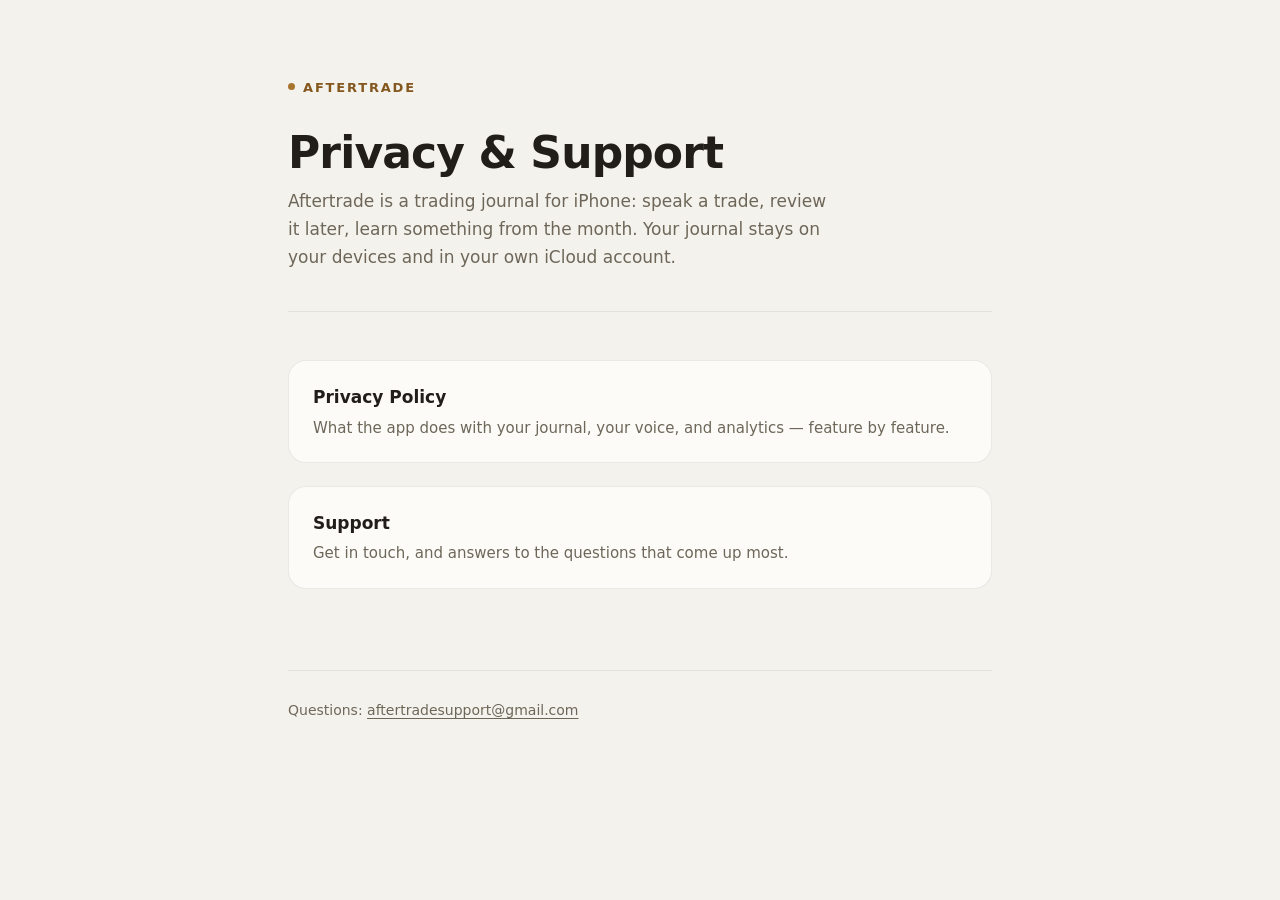
<file: index.html>
<!doctype html>
<html lang="en">
  <head>
    <meta charset="utf-8" />
    <meta name="viewport" content="width=device-width, initial-scale=1" />
    <title>Aftertrade — Privacy &amp; Support</title>
    <meta
      name="description"
      content="Privacy policy and support for Aftertrade, a trading journal for iPhone."
    />
    <link rel="stylesheet" href="style.css" />
  </head>
  <body>
    <div class="wrap">
      <header class="masthead">
        <span class="wordmark">Aftertrade</span>
        <h1>Privacy &amp; Support</h1>
        <p class="dek">
          Aftertrade is a trading journal for iPhone: speak a trade, review it
          later, learn something from the month. Your journal stays on your
          devices and in your own iCloud account.
        </p>
      </header>

      <ul class="hub">
        <li>
          <a href="privacy.html">
            <span class="label">Privacy Policy</span>
            <span class="hint"
              >What the app does with your journal, your voice, and analytics —
              feature by feature.</span
            >
          </a>
        </li>
        <li>
          <a href="support.html">
            <span class="label">Support</span>
            <span class="hint"
              >Get in touch, and answers to the questions that come up most.</span
            >
          </a>
        </li>
      </ul>

      <footer>
        <p>
          Questions:
          <a href="mailto:aftertradesupport@gmail.com"
            >aftertradesupport@gmail.com</a
          >
        </p>
      </footer>
    </div>
  </body>
</html>
</file>
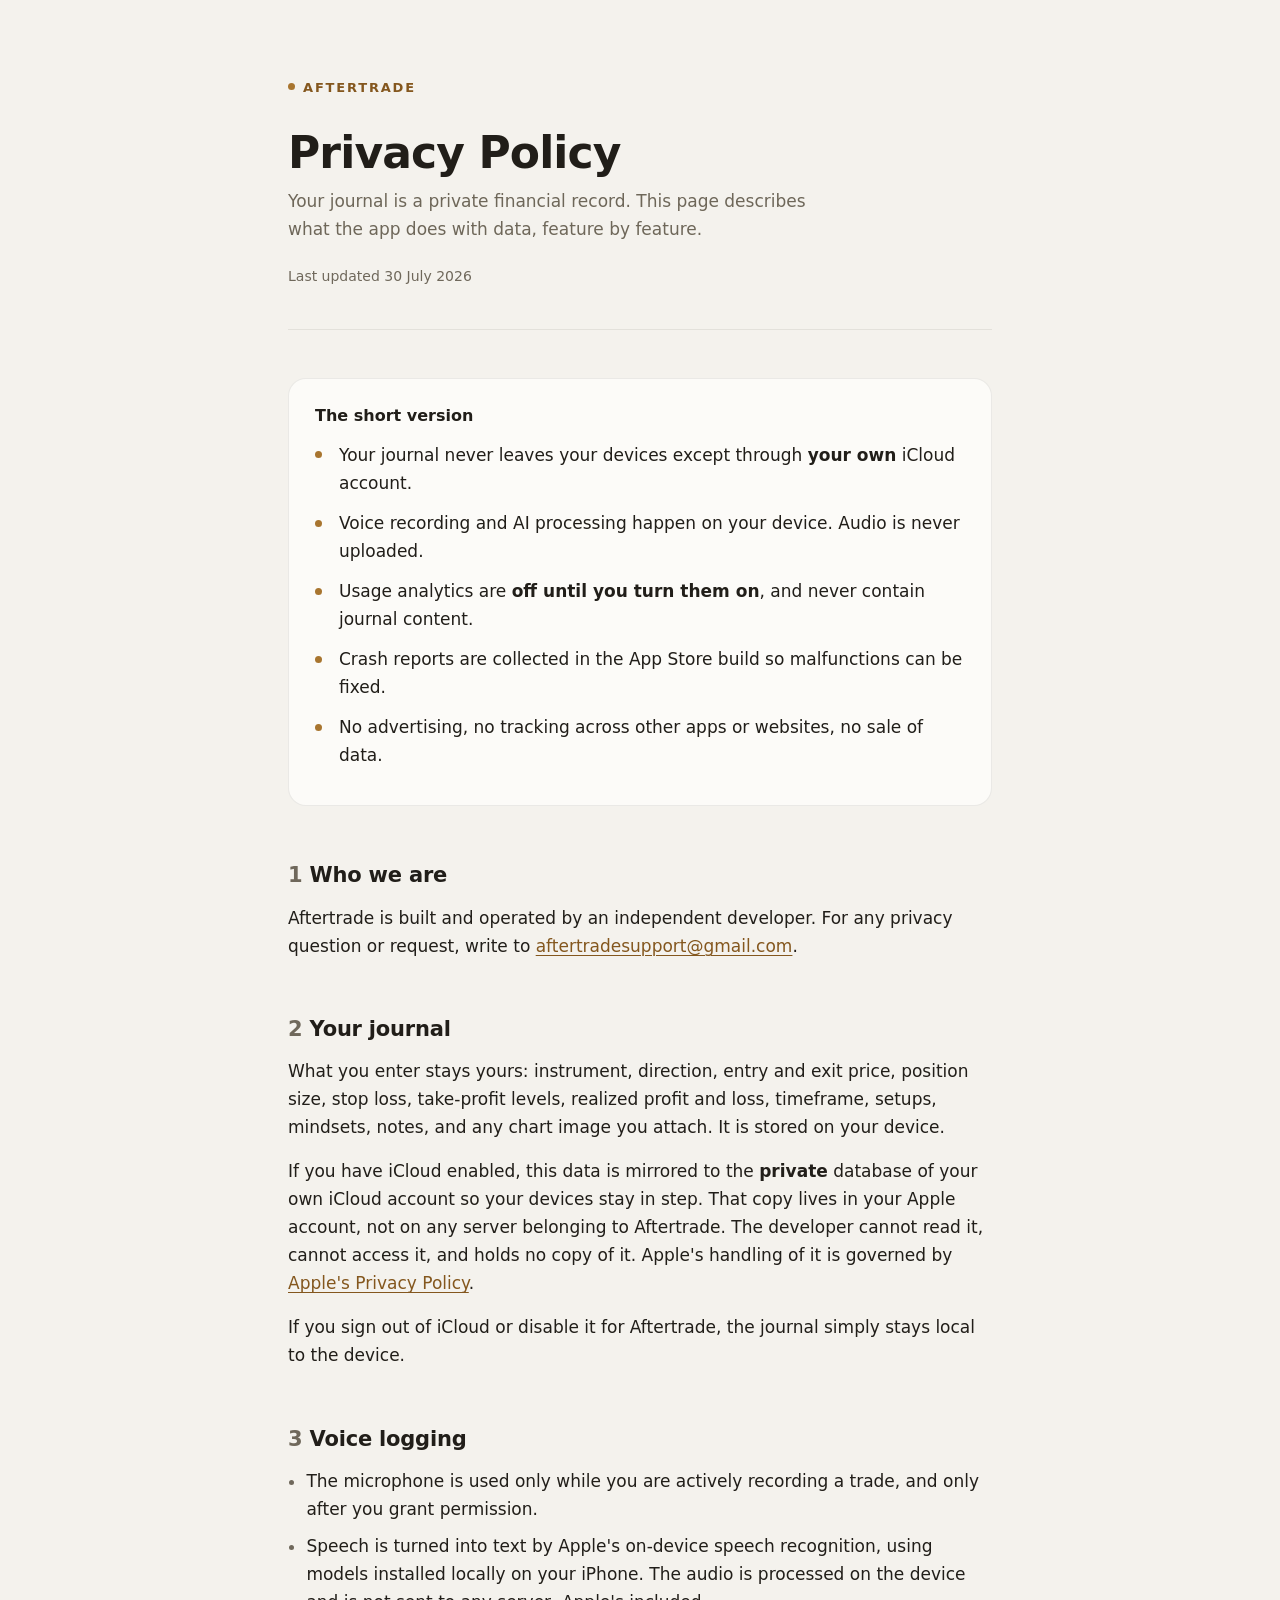
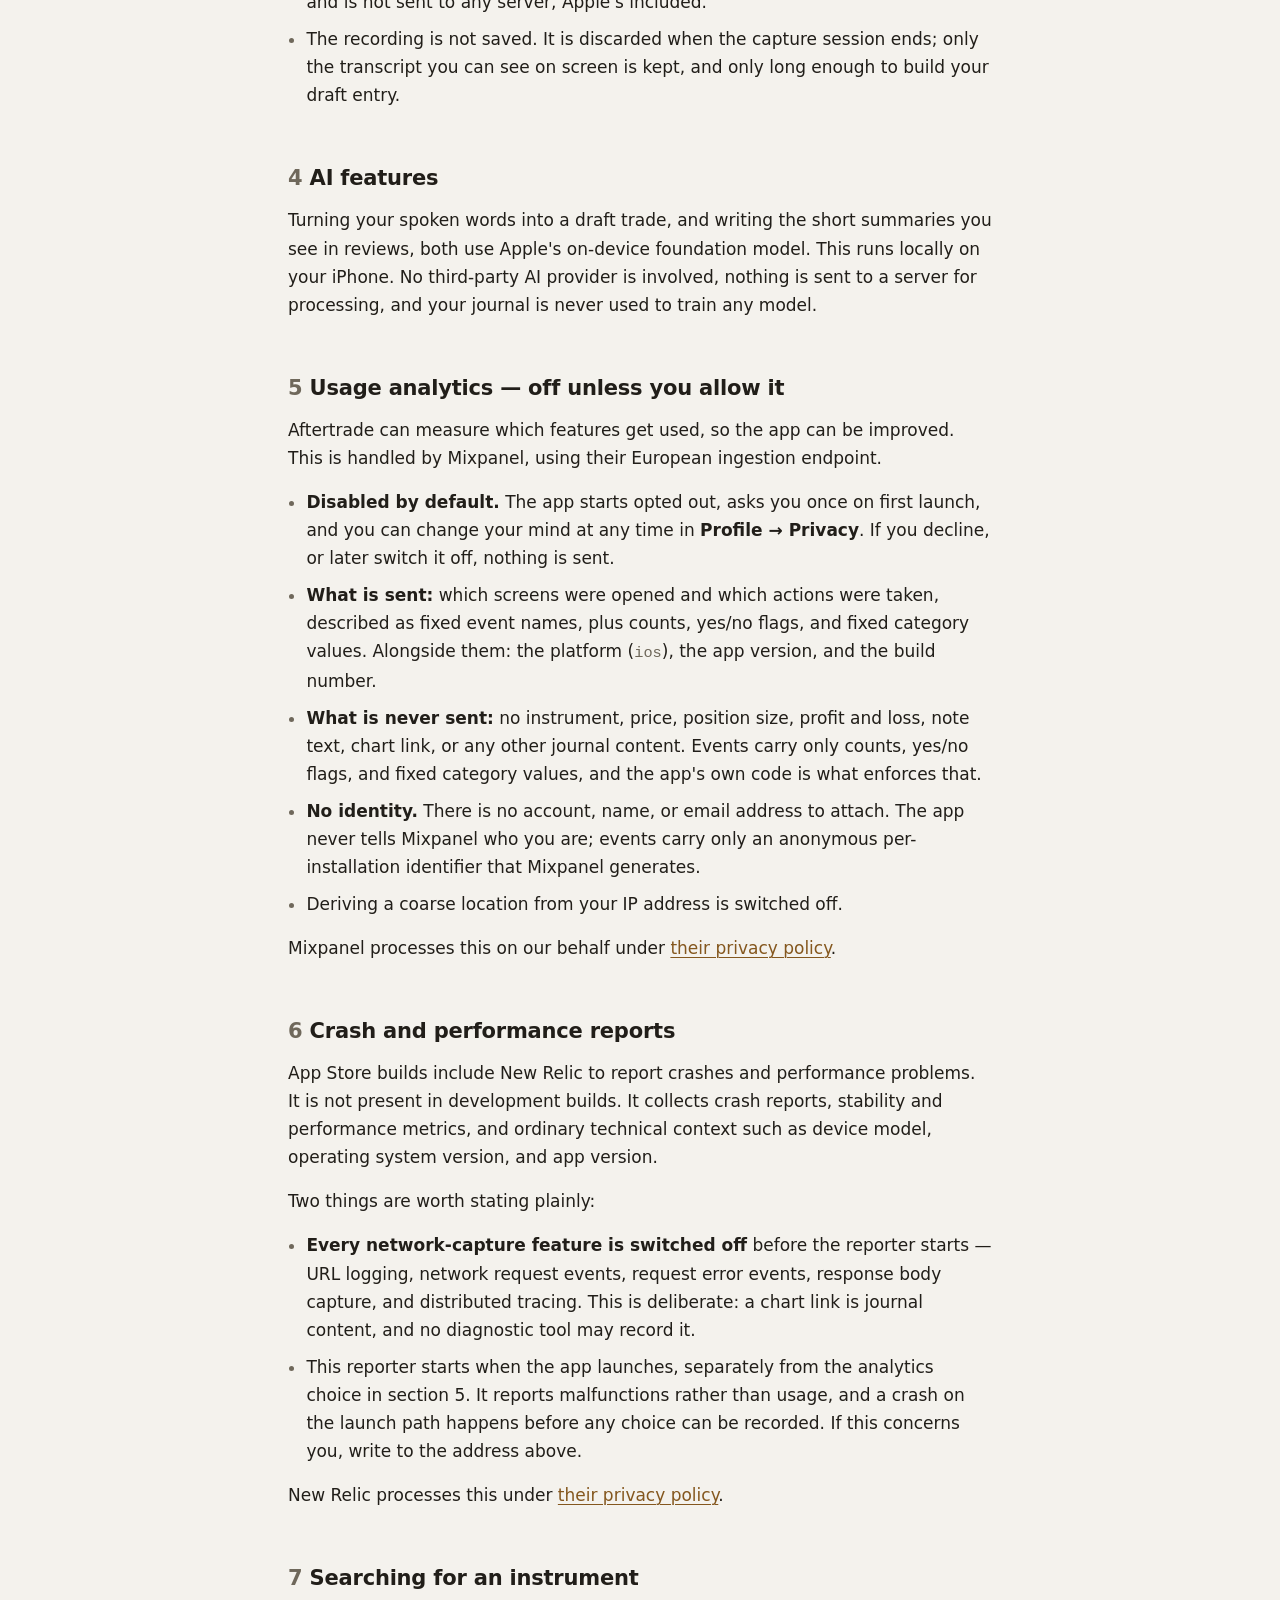
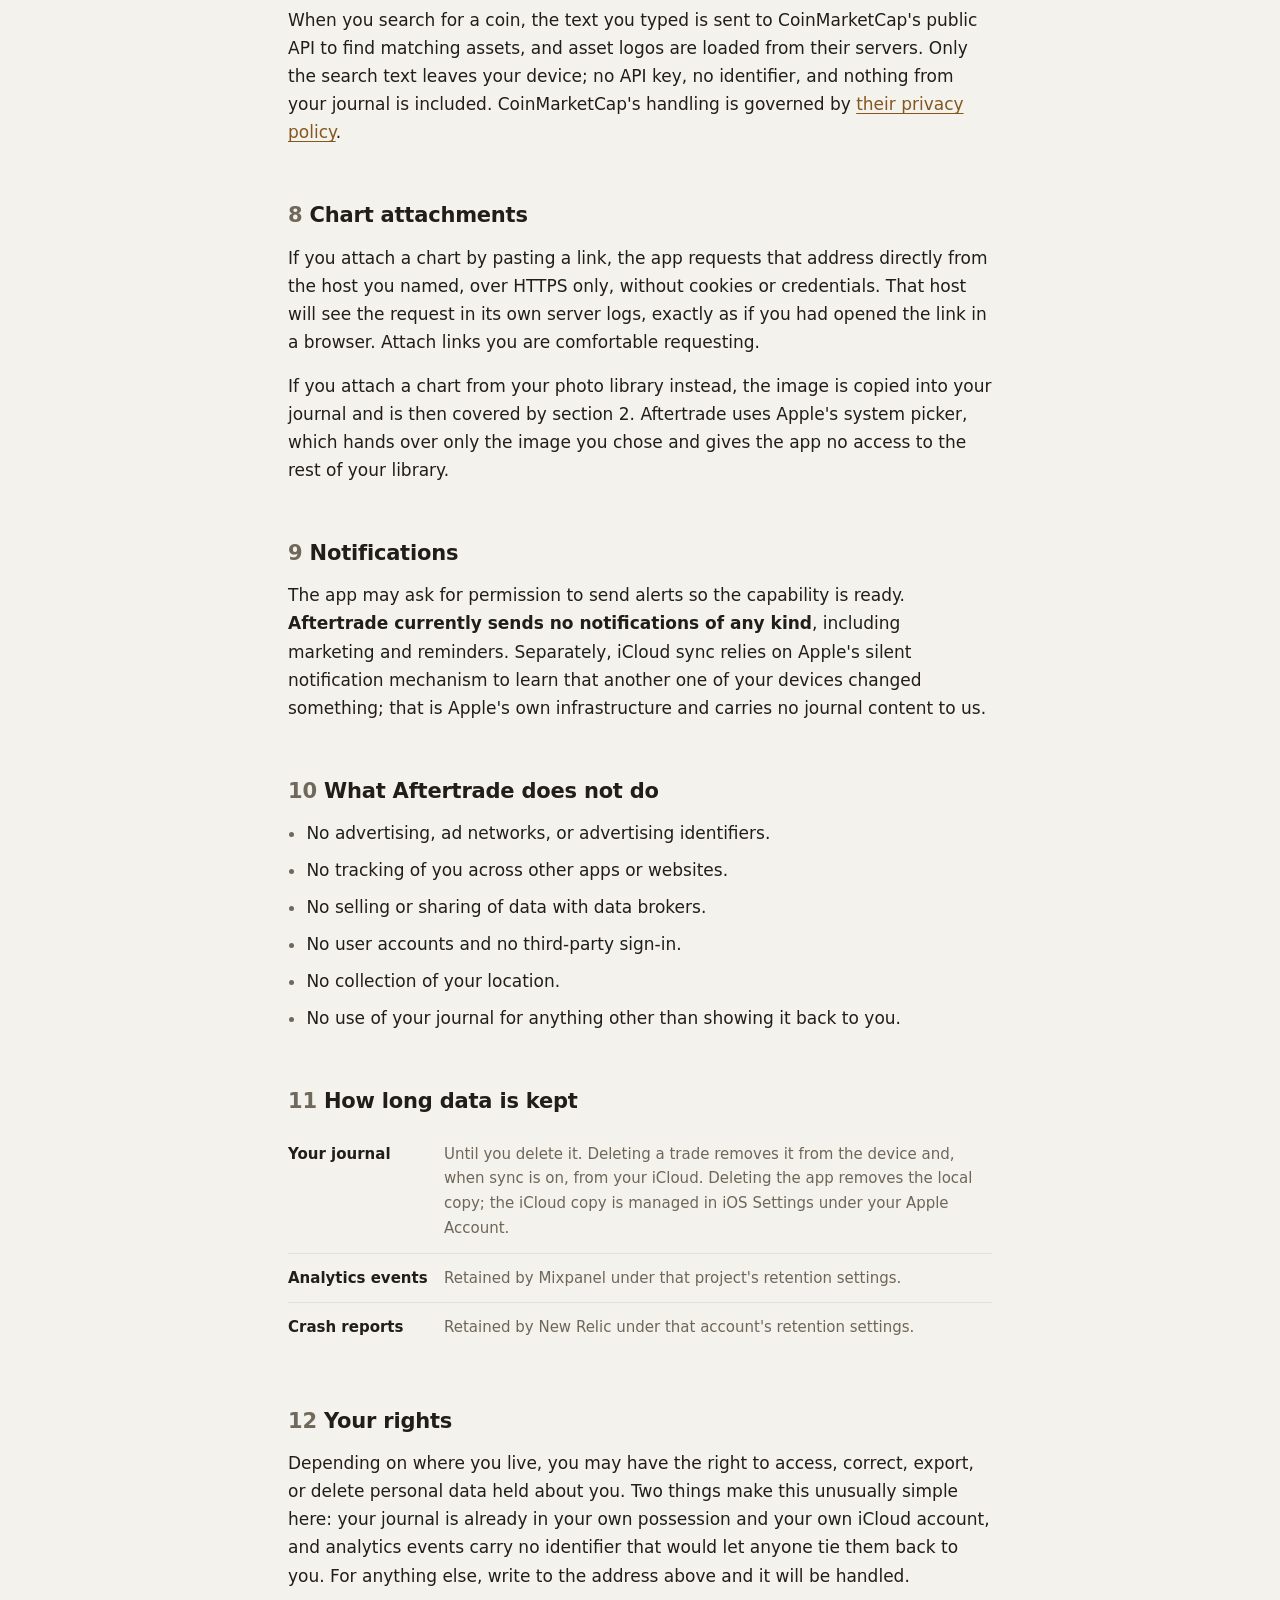
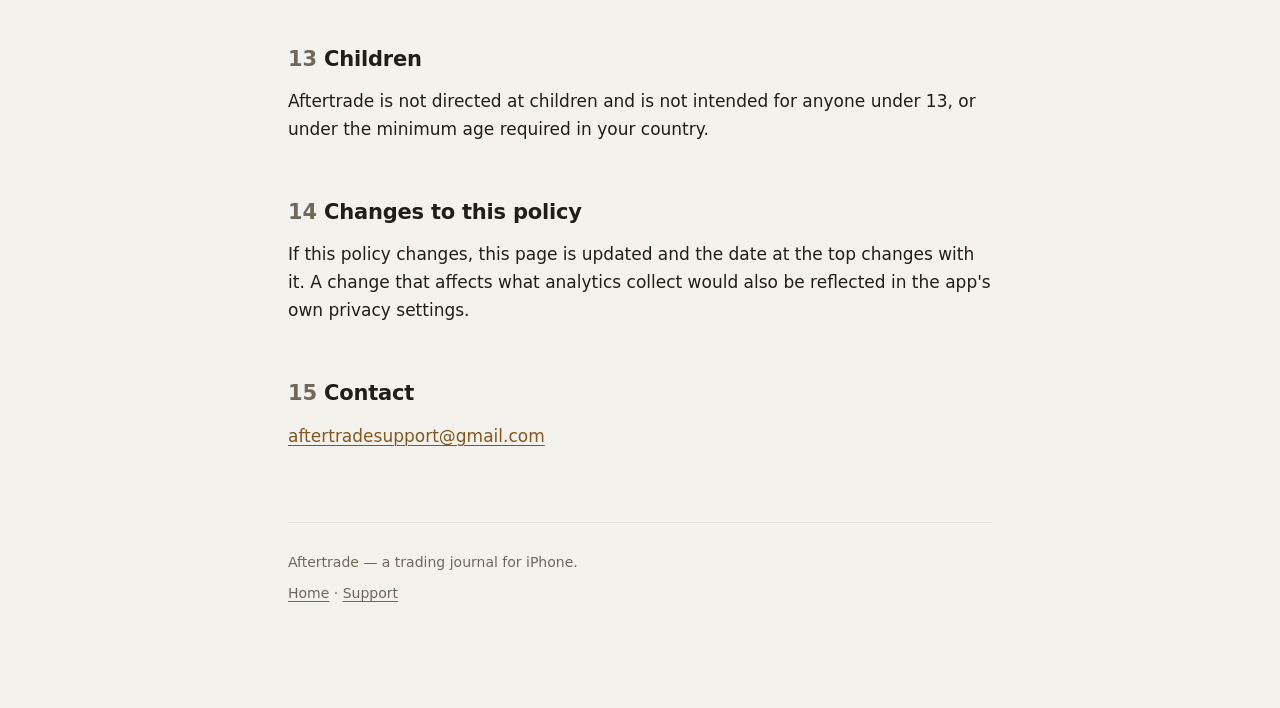
<file: privacy.html>
<!doctype html>
<html lang="en">
  <head>
    <meta charset="utf-8" />
    <meta name="viewport" content="width=device-width, initial-scale=1" />
    <title>Privacy Policy — Aftertrade</title>
    <meta
      name="description"
      content="How Aftertrade handles your trading journal, voice recordings, and analytics — feature by feature."
    />
    <link rel="stylesheet" href="style.css" />
  </head>
  <body>
    <div class="wrap">
      <header class="masthead">
        <a class="wordmark" href="./">Aftertrade</a>
        <h1>Privacy Policy</h1>
        <p class="dek">
          Your journal is a private financial record. This page describes what
          the app does with data, feature by feature.
        </p>
        <p class="updated">Last updated 30 July 2026</p>
      </header>

      <div class="card">
        <p class="card-title">The short version</p>
        <ul class="summary">
          <li>
            Your journal never leaves your devices except through
            <strong>your own</strong> iCloud account.
          </li>
          <li>
            Voice recording and AI processing happen on your device. Audio is
            never uploaded.
          </li>
          <li>
            Usage analytics are <strong>off until you turn them on</strong>, and
            never contain journal content.
          </li>
          <li>
            Crash reports are collected in the App Store build so malfunctions
            can be fixed.
          </li>
          <li>
            No advertising, no tracking across other apps or websites, no sale of
            data.
          </li>
        </ul>
      </div>

      <h2><span class="num">1</span>Who we are</h2>
      <p>
        Aftertrade is built and operated by an independent developer. For any
        privacy question or request, write to
        <a href="mailto:aftertradesupport@gmail.com"
          >aftertradesupport@gmail.com</a
        >.
      </p>

      <h2><span class="num">2</span>Your journal</h2>
      <p>
        What you enter stays yours: instrument, direction, entry and exit price,
        position size, stop loss, take-profit levels, realized profit and loss,
        timeframe, setups, mindsets, notes, and any chart image you attach. It is
        stored on your device.
      </p>
      <p>
        If you have iCloud enabled, this data is mirrored to the
        <strong>private</strong> database of your own iCloud account so your
        devices stay in step. That copy lives in your Apple account, not on any
        server belonging to Aftertrade. The developer cannot read it, cannot
        access it, and holds no copy of it. Apple's handling of it is governed by
        <a href="https://www.apple.com/legal/privacy/" rel="noopener"
          >Apple's Privacy Policy</a
        >.
      </p>
      <p>
        If you sign out of iCloud or disable it for Aftertrade, the journal
        simply stays local to the device.
      </p>

      <h2><span class="num">3</span>Voice logging</h2>
      <ul>
        <li>
          The microphone is used only while you are actively recording a trade,
          and only after you grant permission.
        </li>
        <li>
          Speech is turned into text by Apple's on-device speech recognition,
          using models installed locally on your iPhone. The audio is processed
          on the device and is not sent to any server, Apple's included.
        </li>
        <li>
          The recording is not saved. It is discarded when the capture session
          ends; only the transcript you can see on screen is kept, and only long
          enough to build your draft entry.
        </li>
      </ul>

      <h2><span class="num">4</span>AI features</h2>
      <p>
        Turning your spoken words into a draft trade, and writing the short
        summaries you see in reviews, both use Apple's on-device foundation
        model. This runs locally on your iPhone. No third-party AI provider is
        involved, nothing is sent to a server for processing, and your journal is
        never used to train any model.
      </p>

      <h2><span class="num">5</span>Usage analytics — off unless you allow it</h2>
      <p>
        Aftertrade can measure which features get used, so the app can be
        improved. This is handled by Mixpanel, using their European ingestion
        endpoint.
      </p>
      <ul>
        <li>
          <strong>Disabled by default.</strong> The app starts opted out, asks
          you once on first launch, and you can change your mind at any time in
          <strong>Profile → Privacy</strong>. If you decline, or later switch it
          off, nothing is sent.
        </li>
        <li>
          <strong>What is sent:</strong> which screens were opened and which
          actions were taken, described as fixed event names, plus counts,
          yes/no flags, and fixed category values. Alongside them: the platform
          (<code>ios</code>), the app version, and the build number.
        </li>
        <li>
          <strong>What is never sent:</strong> no instrument, price, position
          size, profit and loss, note text, chart link, or any other journal
          content. Events carry only counts, yes/no flags, and fixed category
          values, and the app's own code is what enforces that.
        </li>
        <li>
          <strong>No identity.</strong> There is no account, name, or email
          address to attach. The app never tells Mixpanel who you are; events
          carry only an anonymous per-installation identifier that Mixpanel
          generates.
        </li>
        <li>
          Deriving a coarse location from your IP address is switched off.
        </li>
      </ul>
      <p>
        Mixpanel processes this on our behalf under
        <a href="https://mixpanel.com/legal/privacy-policy/" rel="noopener"
          >their privacy policy</a
        >.
      </p>

      <h2><span class="num">6</span>Crash and performance reports</h2>
      <p>
        App Store builds include New Relic to report crashes and performance
        problems. It is not present in development builds. It collects crash
        reports, stability and performance metrics, and ordinary technical
        context such as device model, operating system version, and app version.
      </p>
      <p>Two things are worth stating plainly:</p>
      <ul>
        <li>
          <strong>Every network-capture feature is switched off</strong> before
          the reporter starts — URL logging, network request events, request
          error events, response body capture, and distributed tracing. This is
          deliberate: a chart link is journal content, and no diagnostic tool may
          record it.
        </li>
        <li>
          This reporter starts when the app launches, separately from the
          analytics choice in section 5. It reports malfunctions rather than
          usage, and a crash on the launch path happens before any choice can be
          recorded. If this concerns you, write to the address above.
        </li>
      </ul>
      <p>
        New Relic processes this under
        <a
          href="https://newrelic.com/termsandconditions/privacy"
          rel="noopener"
          >their privacy policy</a
        >.
      </p>

      <h2><span class="num">7</span>Searching for an instrument</h2>
      <p>
        When you search for a coin, the text you typed is sent to CoinMarketCap's
        public API to find matching assets, and asset logos are loaded from their
        servers. Only the search text leaves your device; no API key, no
        identifier, and nothing from your journal is included.
        CoinMarketCap's handling is
        governed by
        <a href="https://coinmarketcap.com/privacy/" rel="noopener"
          >their privacy policy</a
        >.
      </p>

      <h2><span class="num">8</span>Chart attachments</h2>
      <p>
        If you attach a chart by pasting a link, the app requests that address
        directly from the host you named, over HTTPS only, without cookies or
        credentials. That host will see the request in its own server logs,
        exactly as if you had opened the link in a browser. Attach links you are
        comfortable requesting.
      </p>
      <p>
        If you attach a chart from your photo library instead, the image is
        copied into your journal and is then covered by section 2. Aftertrade
        uses Apple's system picker, which hands over only the image you chose and
        gives the app no access to the rest of your library.
      </p>

      <h2><span class="num">9</span>Notifications</h2>
      <p>
        The app may ask for permission to send alerts so the capability is ready.
        <strong>Aftertrade currently sends no notifications of any kind</strong>,
        including marketing and reminders. Separately, iCloud sync relies on
        Apple's silent notification mechanism to learn that another one of your
        devices changed something; that is Apple's own infrastructure and carries
        no journal content to us.
      </p>

      <h2><span class="num">10</span>What Aftertrade does not do</h2>
      <ul>
        <li>No advertising, ad networks, or advertising identifiers.</li>
        <li>No tracking of you across other apps or websites.</li>
        <li>No selling or sharing of data with data brokers.</li>
        <li>No user accounts and no third-party sign-in.</li>
        <li>No collection of your location.</li>
        <li>
          No use of your journal for anything other than showing it back to you.
        </li>
      </ul>

      <h2><span class="num">11</span>How long data is kept</h2>
      <dl class="rows">
        <div>
          <dt>Your journal</dt>
          <dd>
            Until you delete it. Deleting a trade removes it from the device and,
            when sync is on, from your iCloud. Deleting the app removes the local
            copy; the iCloud copy is managed in iOS Settings under your Apple
            Account.
          </dd>
        </div>
        <div>
          <dt>Analytics events</dt>
          <dd>Retained by Mixpanel under that project's retention settings.</dd>
        </div>
        <div>
          <dt>Crash reports</dt>
          <dd>Retained by New Relic under that account's retention settings.</dd>
        </div>
      </dl>

      <h2><span class="num">12</span>Your rights</h2>
      <p>
        Depending on where you live, you may have the right to access, correct,
        export, or delete personal data held about you. Two things make this
        unusually simple here: your journal is already in your own possession and
        your own iCloud account, and analytics events carry no identifier that
        would let anyone tie them back to you. For anything else, write to the
        address above and it will be handled.
      </p>

      <h2><span class="num">13</span>Children</h2>
      <p>
        Aftertrade is not directed at children and is not intended for anyone
        under 13, or under the minimum age required in your country.
      </p>

      <h2><span class="num">14</span>Changes to this policy</h2>
      <p>
        If this policy changes, this page is updated and the date at the top
        changes with it. A change that affects what analytics collect would also
        be reflected in the app's own privacy settings.
      </p>

      <h2><span class="num">15</span>Contact</h2>
      <p>
        <a href="mailto:aftertradesupport@gmail.com"
          >aftertradesupport@gmail.com</a
        >
      </p>

      <footer>
        <p>Aftertrade — a trading journal for iPhone.</p>
        <p><a href="./">Home</a> · <a href="support.html">Support</a></p>
      </footer>
    </div>
  </body>
</html>
</file>
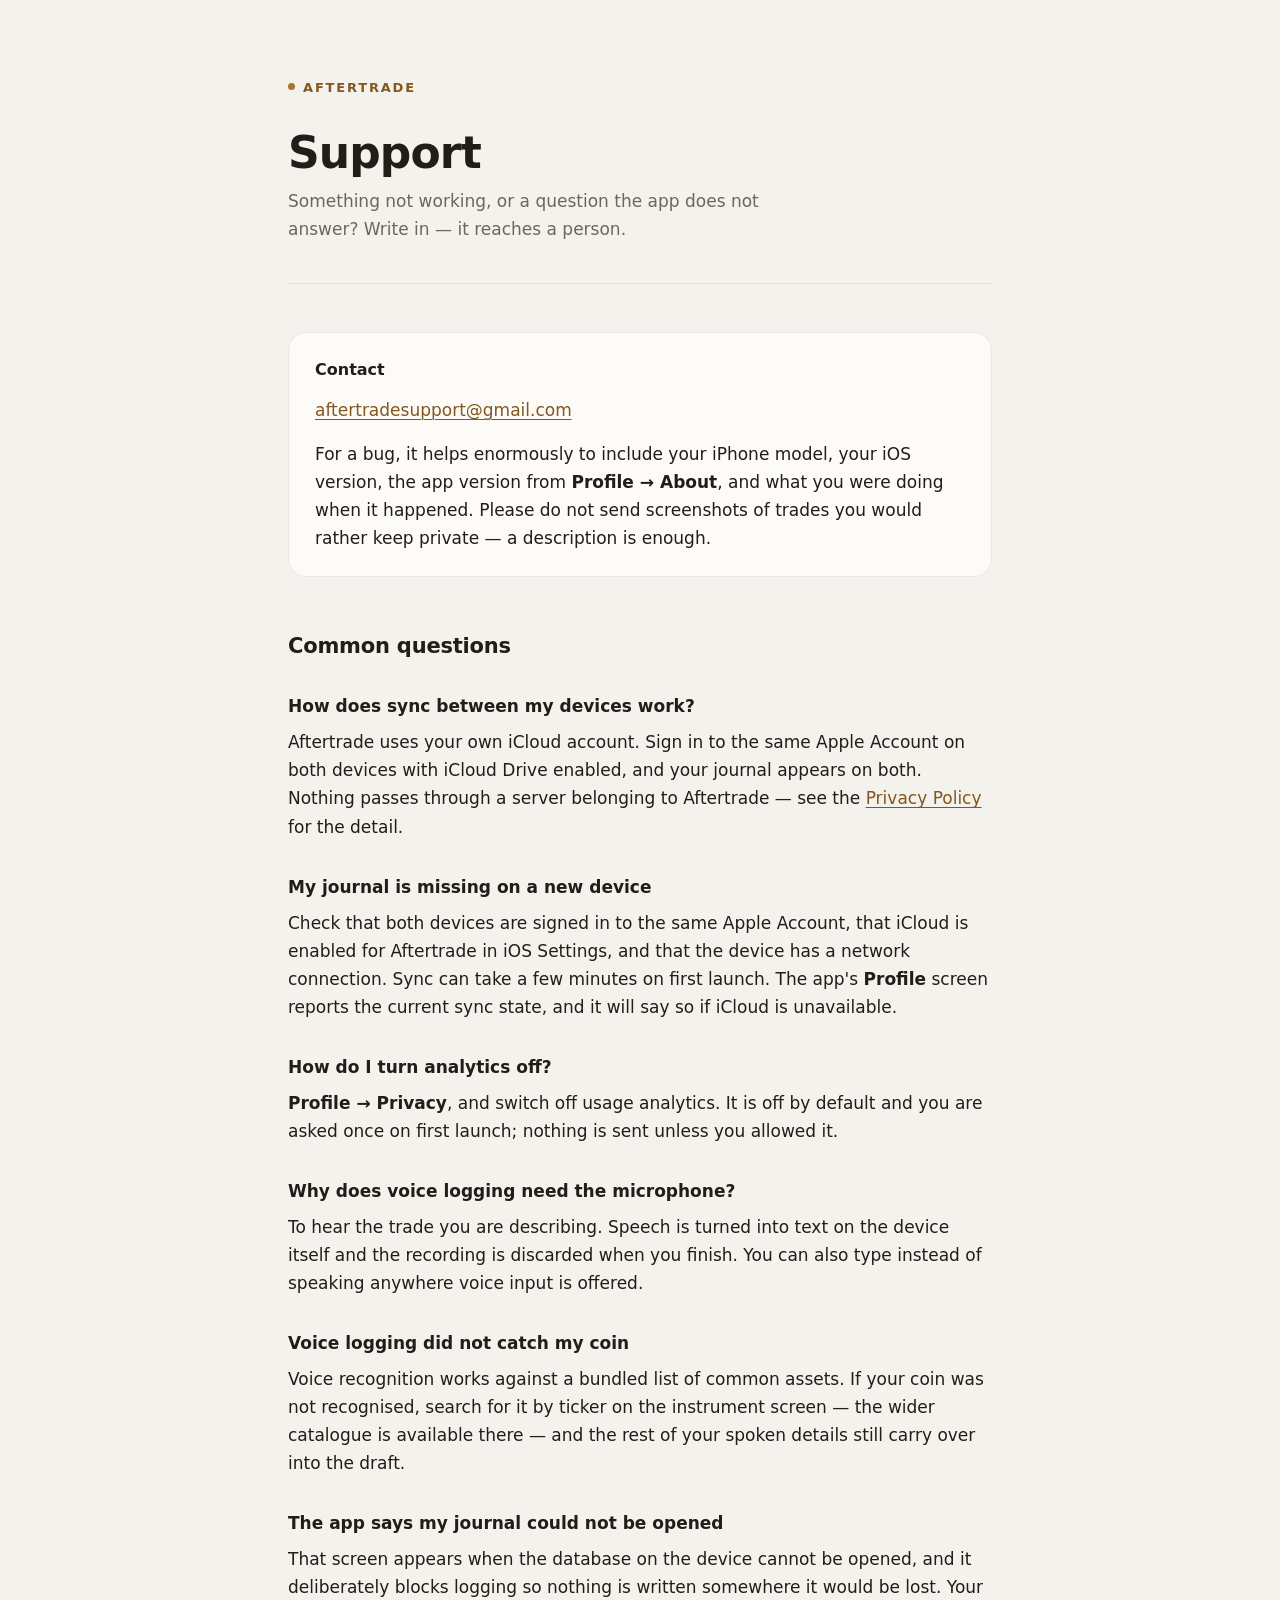
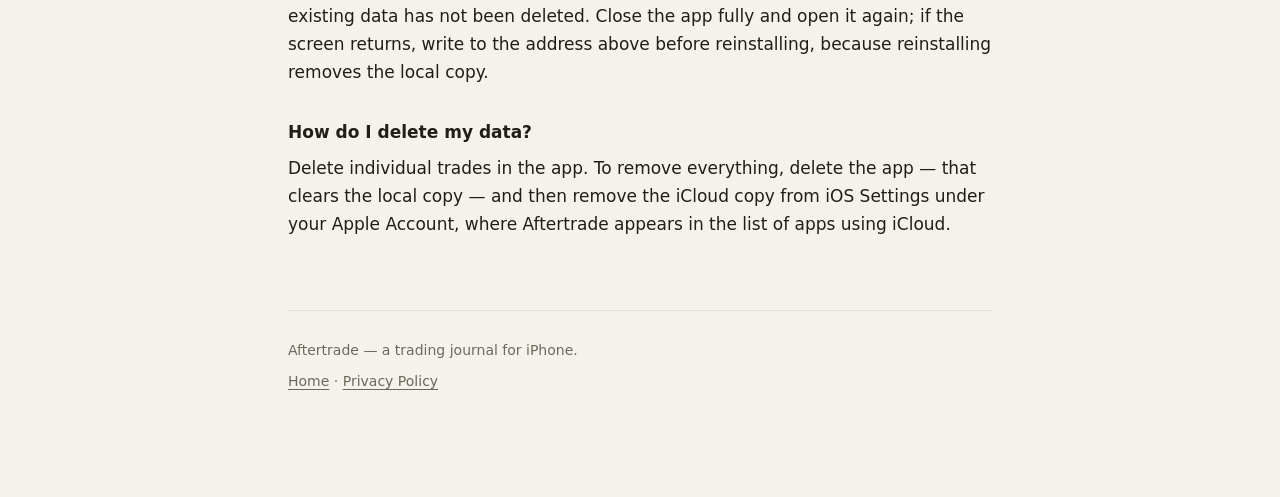
<file: support.html>
<!doctype html>
<html lang="en">
  <head>
    <meta charset="utf-8" />
    <meta name="viewport" content="width=device-width, initial-scale=1" />
    <title>Support — Aftertrade</title>
    <meta
      name="description"
      content="Get help with Aftertrade — contact, common questions about sync, voice logging, and privacy settings."
    />
    <link rel="stylesheet" href="style.css" />
  </head>
  <body>
    <div class="wrap">
      <header class="masthead">
        <a class="wordmark" href="./">Aftertrade</a>
        <h1>Support</h1>
        <p class="dek">
          Something not working, or a question the app does not answer? Write in
          — it reaches a person.
        </p>
      </header>

      <div class="card">
        <p class="card-title">Contact</p>
        <p>
          <a href="mailto:aftertradesupport@gmail.com"
            >aftertradesupport@gmail.com</a
          >
        </p>
        <p>
          For a bug, it helps enormously to include your iPhone model, your iOS
          version, the app version from <strong>Profile → About</strong>, and what
          you were doing when it happened. Please do not send screenshots of
          trades you would rather keep private — a description is enough.
        </p>
      </div>

      <h2>Common questions</h2>

      <h3>How does sync between my devices work?</h3>
      <p>
        Aftertrade uses your own iCloud account. Sign in to the same Apple Account
        on both devices with iCloud Drive enabled, and your journal appears on
        both. Nothing passes through a server belonging to Aftertrade — see the
        <a href="privacy.html">Privacy Policy</a> for the detail.
      </p>

      <h3>My journal is missing on a new device</h3>
      <p>
        Check that both devices are signed in to the same Apple Account, that
        iCloud is enabled for Aftertrade in iOS Settings, and that the device has
        a network connection. Sync can take a few minutes on first launch. The
        app's <strong>Profile</strong> screen reports the current sync state, and
        it will say so if iCloud is unavailable.
      </p>

      <h3>How do I turn analytics off?</h3>
      <p>
        <strong>Profile → Privacy</strong>, and switch off usage analytics. It is
        off by default and you are asked once on first launch; nothing is sent
        unless you allowed it.
      </p>

      <h3>Why does voice logging need the microphone?</h3>
      <p>
        To hear the trade you are describing. Speech is turned into text on the
        device itself and the recording is discarded when you finish. You can also
        type instead of speaking anywhere voice input is offered.
      </p>

      <h3>Voice logging did not catch my coin</h3>
      <p>
        Voice recognition works against a bundled list of common assets. If your
        coin was not recognised, search for it by ticker on the instrument screen
        — the wider catalogue is available there — and the rest of your spoken
        details still carry over into the draft.
      </p>

      <h3>The app says my journal could not be opened</h3>
      <p>
        That screen appears when the database on the device cannot be opened, and
        it deliberately blocks logging so nothing is written somewhere it would be
        lost. Your existing data has not been deleted. Close the app fully and
        open it again; if the screen returns, write to the address above before
        reinstalling, because reinstalling removes the local copy.
      </p>

      <h3>How do I delete my data?</h3>
      <p>
        Delete individual trades in the app. To remove everything, delete the app
        — that clears the local copy — and then remove the iCloud copy from iOS
        Settings under your Apple Account, where Aftertrade appears in the list of
        apps using iCloud.
      </p>

      <footer>
        <p>Aftertrade — a trading journal for iPhone.</p>
        <p><a href="./">Home</a> · <a href="privacy.html">Privacy Policy</a></p>
      </footer>
    </div>
  </body>
</html>
</file>
<file: style.css>
/* Aftertrade — warm paper-and-ink neutrals, single ember accent.
   Colour values mirror the app's ColorsV2 tokens. */

:root {
  --background: #f4f2ed;
  --surface: #fcfbf8;
  --surface-2: #edeae2;
  --hairline: rgba(28, 25, 20, 0.08);
  --text-primary: #211e19;
  --text-secondary: #6e6759;
  --text-tertiary: #6f685b;
  --ember: #a8752f;
  --ember-foreground: #84571e;
}

@media (prefers-color-scheme: dark) {
  :root {
    --background: #0d0c0b;
    --surface: #151311;
    --surface-2: #1d1a16;
    --hairline: rgba(255, 255, 255, 0.07);
    --text-primary: #f2efe7;
    --text-secondary: #a29c8f;
    --text-tertiary: #898377;
    --ember: #d9a868;
    --ember-foreground: #d9a868;
  }
}

*,
*::before,
*::after {
  box-sizing: border-box;
}

html {
  -webkit-text-size-adjust: 100%;
}

body {
  margin: 0;
  padding: 0 24px 96px;
  background: var(--background);
  color: var(--text-primary);
  /* Resolves to the platform UI face — SF on Apple, and the host's own system
     font elsewhere, without naming third-party families. */
  font-family: -apple-system, BlinkMacSystemFont, system-ui, sans-serif;
  font-size: 17px;
  line-height: 1.65;
  -webkit-font-smoothing: antialiased;
}

.wrap {
  max-width: 44rem;
  margin: 0 auto;
}

/* Masthead */

header.masthead {
  padding: 72px 0 40px;
  border-bottom: 1px solid var(--hairline);
  margin-bottom: 48px;
}

.wordmark {
  display: inline-flex;
  align-items: baseline;
  gap: 0.5rem;
  font-size: 0.8125rem;
  font-weight: 600;
  letter-spacing: 0.14em;
  text-transform: uppercase;
  color: var(--ember-foreground);
  text-decoration: none;
}

.wordmark::before {
  content: "";
  width: 7px;
  height: 7px;
  border-radius: 50%;
  background: var(--ember);
  transform: translateY(-0.15em);
}

h1 {
  margin: 28px 0 10px;
  font-size: clamp(2rem, 6vw, 2.75rem);
  line-height: 1.12;
  letter-spacing: -0.02em;
  font-weight: 700;
}

.dek {
  margin: 0;
  max-width: 34rem;
  color: var(--text-secondary);
  font-size: 1.0625rem;
}

.updated {
  margin: 22px 0 0;
  font-size: 0.875rem;
  color: var(--text-tertiary);
  font-variant-numeric: tabular-nums;
}

/* Body copy */

h2 {
  margin: 56px 0 14px;
  font-size: 1.3125rem;
  line-height: 1.3;
  letter-spacing: -0.01em;
  font-weight: 700;
}

h2 .num {
  color: var(--text-tertiary);
  font-weight: 600;
  font-variant-numeric: tabular-nums;
  margin-right: 0.45rem;
}

h3 {
  margin: 32px 0 8px;
  font-size: 1.0625rem;
  font-weight: 650;
}

p {
  margin: 0 0 16px;
}

ul {
  margin: 0 0 16px;
  padding-left: 1.15rem;
}

li {
  margin-bottom: 9px;
}

li::marker {
  color: var(--text-tertiary);
}

strong {
  font-weight: 650;
}

a {
  color: var(--ember-foreground);
  text-decoration-thickness: 1px;
  text-underline-offset: 0.18em;
}

a:hover {
  text-decoration-thickness: 2px;
}

code {
  font-family: ui-monospace, monospace;
  font-size: 0.9em;
  color: var(--text-secondary);
}

/* Cards — hairlines, never shadows */

.card {
  background: var(--surface);
  border: 1px solid var(--hairline);
  border-radius: 18px;
  padding: 24px 26px;
  margin: 0 0 20px;
}

.card > :last-child {
  margin-bottom: 0;
}

.card-title {
  margin: 0 0 12px;
  font-size: 1rem;
  font-weight: 650;
}

/* Summary list */

.summary {
  list-style: none;
  padding: 0;
  margin: 0;
}

.summary li {
  position: relative;
  padding-left: 1.5rem;
  margin-bottom: 12px;
}

/* Ember, not green: green and red belong to realized PnL only. */
.summary li::before {
  content: "";
  position: absolute;
  left: 0;
  top: 0.62em;
  width: 7px;
  height: 7px;
  border-radius: 50%;
  background: var(--ember);
}

/* Hub links */

.hub {
  display: grid;
  gap: 14px;
  margin: 0;
  padding: 0;
  list-style: none;
}

.hub a {
  display: block;
  background: var(--surface);
  border: 1px solid var(--hairline);
  border-radius: 18px;
  padding: 22px 24px;
  text-decoration: none;
  color: inherit;
}

.hub a:hover {
  border-color: var(--ember);
}

.hub .label {
  display: block;
  font-size: 1.0625rem;
  font-weight: 650;
  margin-bottom: 4px;
}

.hub .hint {
  display: block;
  font-size: 0.9375rem;
  color: var(--text-secondary);
}

/* Definition rows */

.rows {
  margin: 0;
}

.rows div {
  display: flex;
  flex-wrap: wrap;
  gap: 0 12px;
  padding: 12px 0;
  border-bottom: 1px solid var(--hairline);
}

.rows div:last-child {
  border-bottom: 0;
}

.rows dt {
  flex: 0 0 9rem;
  font-weight: 650;
  font-size: 0.9375rem;
}

.rows dd {
  flex: 1 1 14rem;
  margin: 0;
  color: var(--text-secondary);
  font-size: 0.9375rem;
}

footer {
  margin-top: 72px;
  padding-top: 28px;
  border-top: 1px solid var(--hairline);
  font-size: 0.875rem;
  color: var(--text-tertiary);
}

footer a {
  color: var(--text-secondary);
}

footer p {
  margin: 0 0 8px;
}
</file>
